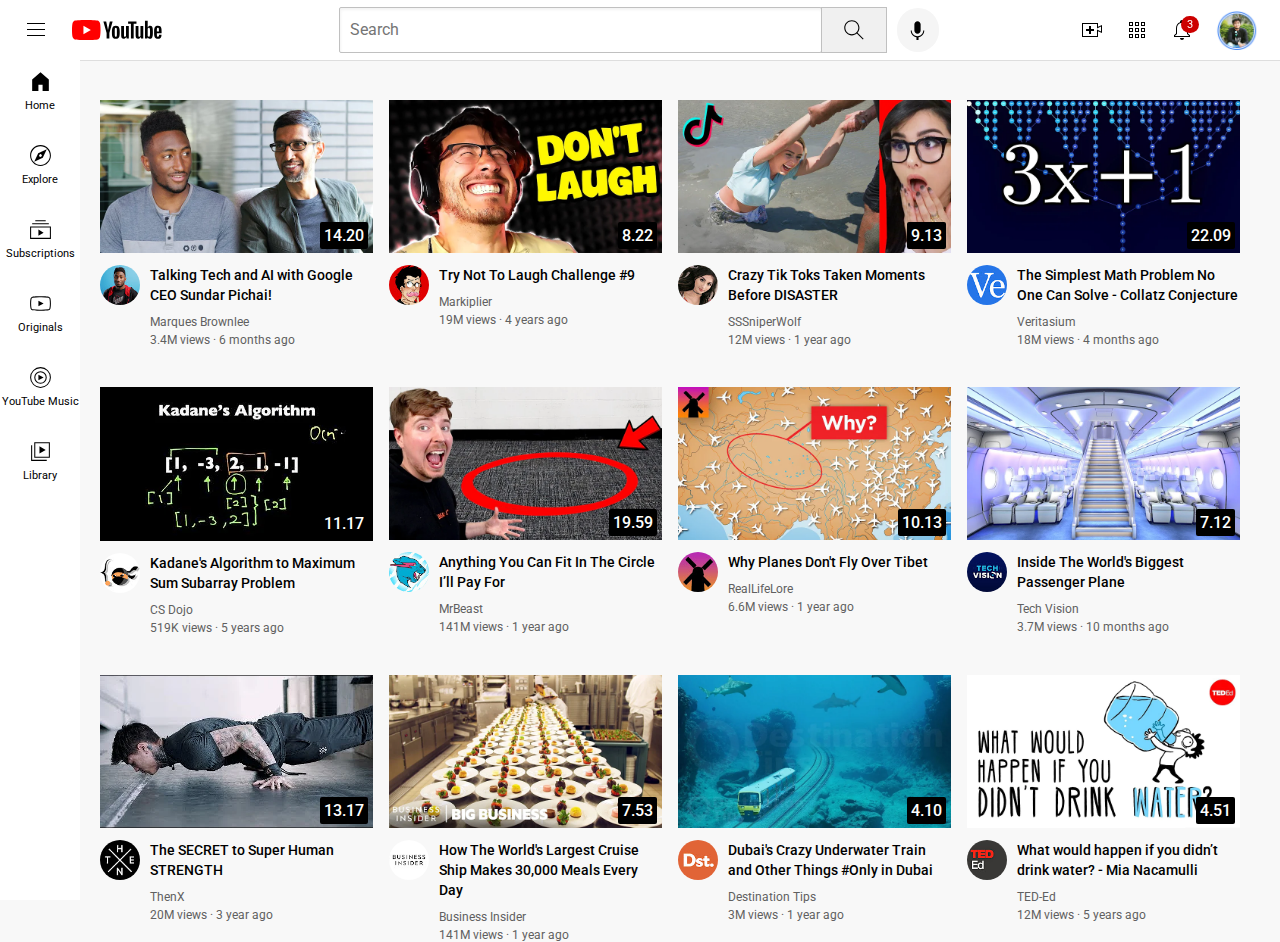
<file: index.html>
<!DOCTYPE html>
<html>
<head>
<title>YouTube.com Clone</title>
    <link rel="preconnect" href="https://fonts.googleapis.com">
    <link rel="preconnect" href="https://fonts.gstatic.com" crossorigin>
    <link href="https://fonts.googleapis.com/css2?family=Roboto:wght@400;500;700&display=swap" rel="stylesheet">
    <link rel="stylesheet" href="styles/general.css">
    <link rel="stylesheet" href="styles/header.css">
    <link rel="stylesheet" href="styles/video.css">
    <link rel="stylesheet" href="styles/sidebar.css">
</head>
<body>
    <div class="header">
        <div class="section-left">
            <img class="hamburger-menu "src="icons/hamburger-menu.svg">
            <img class=" youtube-logo" src="icons/youtube-logo.svg">
        </div>
        <div class="section-middle">
            <input class="search-bar" type="text" placeholder="Search">
            <button class="search-button">
                <img class="search-icon" src="icons/search.svg">
                <div class="tool-tip">Search</div>
            </button>
            <button class="voice-search-button">
                <img class="voice-search-icon" src="icons/voice-search-icon.svg">
                <div class="tool-tip">Search with your Voice</div>
            </button>
        </div>
        <div class="section-right">
            <div class="upload-icon-con">
                <img class="upload-icon" src="icons/upload.svg">    
                <div class="tool-tip">Create</div>
            </div>
            <div class="youtube-apps-icon-con">
                <img class="youtube-apps-icon" src="icons/youtube-apps.svg">
                <div class="tool-tip">YouTube Apps</div>
            </div>
            
            <div class="notifications-icon-con">
                <img class="notifications-icon" src="icons/notifications.svg">
                <div class="tool-tip">Notification</div>
                <div class="notifications-count">3</div>
            </div>
            <img class=" login-icon" src="Channel-pic/youtube login.png">
        </div>
        
    </div>
    <div class="sidebar">
        <div class="sidebar-link">
            <img src="icons/home.svg">
            <div>Home</div>
        </div>
        <div class="sidebar-link">
            <img src="icons/explore.svg">
            <div>Explore</div>
        </div>
        <div class="sidebar-link">
            <img src="icons/subscriptions.svg">
            <div>Subscriptions</div>
        </div>
        <div class="sidebar-link">
            <img src="icons/originals.svg">
            <div>Originals</div>
        </div>
        <div class="sidebar-link">
            <img src="icons/youtube-music.svg">
            <div>YouTube Music</div>
        </div>
        <div class="sidebar-link">
            <img src="icons/library.svg">
            <div>Library</div>
        </div>
    </div>
    
    <div class="video-grid">
        <div class="Video-Preview">
            <div class="thumbnails-row">
                <a href="https://www.youtube.com/watch?v=n2RNcPRtAiY"><img class='thumbnail' src="Tumbnails/thumbnail-1.webp"></a>
               <div class="video-time">14.20</div>
            </div>
            <div class="video-info-grid">
                <div class="Channel-pic">
                    <a href="https://www.youtube.com/@mkbhd"><img class="profile-pic" src="Channel-pic/channel-1.jpeg "> </a>
                </div>
                <div class="Video-info">
                    <p class="video-title">
                        Talking Tech and AI with Google CEO Sundar Pichai!
                    </p>
                    <p class="video-author"> 
                        Marques Brownlee
                    </p>
                    <p class="video-stats">
                        3.4M views &#183; 6 months ago
                    </p>
                </div>
            </div>
        </div>
    
        <div class="Video-Preview">
            <div class="thumbnails-row">
                <a href="https://www.youtube.com/watch?v=mP0RAo9SKZk"><img class='thumbnail' src="Tumbnails/thumbnail-2.webp"></a>
                <div class="video-time">8.22</div>
            </div>
            <div class="video-info-grid">
                <div class="Channel-pic">
                    <a href="https://www.youtube.com/@markiplier"><img class="profile-pic" src="Channel-pic/channel-2.jpeg "> </a>
                </div>
                <div class="Video-info">
                    <p class="video-title">
                        Try Not To Laugh Challenge #9
                    </p>
                    <p class="video-author"> 
                        Markiplier
                    </p>
                    <p class="video-stats">
                        19M views &#183; 4 years ago
                    </p>
                </div>
            </div>
        </div>
        
        <div class="Video-Preview">
            <div class="thumbnails-row">
                <a href="https://www.youtube.com/watch?v=FgjPQQeTh1w"><img class='thumbnail' src="Tumbnails/thumbnail-3.webp"></a>
                <div class="video-time">9.13</div>
            </div>
            <div class="video-info-grid">
                <div class="Channel-pic">
                    <a href="https://www.youtube.com/@SSSniperWolf"><img class="profile-pic" src="Channel-pic/channel-3.jpeg "> </a>
                </div>
                <div class="Video-info">
                    <p class="video-title">
                        Crazy Tik Toks Taken Moments Before DISASTER
                    </p>
                    <p class="video-author"> 
                        SSSniperWolf
                    </p>
                    <p class="video-stats">
                        12M views &#183; 1 year ago
                    </p>
                </div>
            </div>
        </div>
    
        <div class="Video-Preview">
            <div class="thumbnails-row">
                <a href="https://www.youtube.com/watch?v=094y1Z2wpJg"><img class='thumbnail' src="Tumbnails/thumbnail-4.webp"></a>
                <div class="video-time">22.09</div>
            </div>
            <div class="video-info-grid">
                <div class="Channel-pic">
                    <a href="https://www.youtube.com/@veritasium"><img class="profile-pic" src="Channel-pic/channel-4.jpeg "> </a>
                </div>
                <div class="Video-info">
                    <p class="video-title">
                        The Simplest Math Problem No One Can Solve - Collatz Conjecture
                    </p>
                    <p class="video-author"> 
                        Veritasium
                    </p>
                    <p class="video-stats">
                        18M views &#183; 4 months ago
                    </p>
                </div>
            </div>
        </div>
        
        <div class="Video-Preview">
            <div class="thumbnails-row">
                <a href="https://www.youtube.com/watch?v=86CQq3pKSUw"><img class='thumbnail' src="Tumbnails/thumbnail-5.webp"></a>
                <div class="video-time">11.17</div>
            </div>
            <div class="video-info-grid">
                <div class="Channel-pic">
                    <a href="https://www.youtube.com/@CSDojo"><img class="profile-pic" src="Channel-pic/channel-5.jpeg "> </a>
                </div>
                <div class="Video-info">
                    <p class="video-title">
                        Kadane's Algorithm to Maximum Sum Subarray Problem
                    </p>
                    <p class="video-author"> 
                        CS Dojo
                    </p>
                    <p class="video-stats">
                        519K views &#183; 5 years ago
                    </p>
                </div>
            </div>
        </div>
    
        <div class="Video-Preview">
            <div class="thumbnails-row">
                <a href="https://www.youtube.com/watch?v=yXWw0_UfSFg"> <img class='thumbnail' src="Tumbnails/thumbnail-6.webp"></a>
                <div class="video-time">19.59</div>
            </div>
            <div class="video-info-grid">
                <div class="Channel-pic">
                    <a href="https://www.youtube.com/@MrBeast"><img class="profile-pic" src="Channel-pic/channel-6.jpeg "> </a>
                </div>
                <div class="Video-info">
                    <p class="video-title">
                        Anything You Can Fit In The Circle I’ll Pay For
                    </p>
                    <p class="video-author"> 
                        MrBeast
                    </p>
                    <p class="video-stats">
                        141M views &#183; 1 year ago
                    </p>
                </div>
            </div>
        </div>
        <div class="Video-Preview">
            <div class="thumbnails-row">
                <a href="https://www.youtube.com/watch?v=fNVa1qMbF9Y"><img class='thumbnail' src="Tumbnails/thumbnail-7.webp"></a>
                <div class="video-time">10.13</div>
            </div>
            <div class="video-info-grid">
                <div class="Channel-pic">
                    <a href="https://www.youtube.com/@RealLifeLore"><img class="profile-pic" src="Channel-pic/channel-7.jpeg "> </a>
                </div>
                <div class="Video-info">
                    <p class="video-title">
                        Why Planes Don't Fly Over Tibet
                    </p>
                    <p class="video-author"> 
                        RealLifeLore
                    </p>
                    <p class="video-stats">
                        6.6M views &#183; 1 year ago
                    </p>
                </div>
            </div>
        </div>
        <div class="Video-Preview">
            <div class="thumbnails-row">
                <a href="<img class="profile-pic" src="Channel-pic/channel-9.jpeg "><img class='thumbnail' src="Tumbnails/thumbnail-8.webp"></a>
                <div class="video-time">7.12</div>
            </div>
            <div class="video-info-grid">
                <div class="Channel-pic">
                    <a href="https://www.youtube.com/@adin"><img class="profile-pic" src="Channel-pic/channel-8.jpeg "> </a>
                </div>
                <div class="Video-info">
                    <p class="video-title">
                        Inside The World's Biggest Passenger Plane
                    </p>
                    <p class="video-author"> 
                        Tech Vision
                    </p>
                    <p class="video-stats">
                        3.7M views &#183; 10 months ago
                    </p>
                </div>
            </div>
        </div>
        <div class="Video-Preview">
            <div class="thumbnails-row">
                <a href="https://www.youtube.com/watch?v=ixmxOlcrlUc"><img class='thumbnail' src="Tumbnails/thumbnail-9.webp"></a>
                <div class="video-time">13.17</div>
            </div>
            <div class="video-info-grid">
                <div class="Channel-pic">
                    <a href="'https://www.youtube.com/@OFFICIALTHENXSTUDIOS"><img class="profile-pic" src="Channel-pic/channel-9.jpeg "> </a>
                </div>
                <div class="Video-info">
                    <p class="video-title">
                        The SECRET to Super Human STRENGTH
                    </p>
                    <p class="video-author"> 
                        ThenX
                    </p>
                    <p class="video-stats">
                        20M views &#183; 3 year ago
                    </p>
                </div>
            </div>
        </div>
        <div class="Video-Preview">
            <div class="thumbnails-row">
                <a href="https://www.youtube.com/watch?v=R2vXbFp5C9o"><img class='thumbnail' src="Tumbnails/thumbnail-10.webp"></a>
                <div class="video-time">7.53</div>
            </div>
            <div class="video-info-grid">
                <div class="Channel-pic">
                   <a href="https://www.youtube.com/@InsiderBusiness"><img class="profile-pic" src="Channel-pic/channel-10.jpeg "> </a> 
                </div>
                <div class="Video-info">
                    <p class="video-title">
                        
                        How The World's Largest Cruise Ship Makes 30,000 Meals Every Day   
                    </p>
                    <p class="video-author"> 
                        Business Insider
                    </p>
                    <p class="video-stats">
                        141M views &#183; 1 year ago
                    </p>
                </div>
            </div>
        </div>
        <div class="Video-Preview">
            <div class="thumbnails-row">
                <a href="https://www.youtube.com/watch?v=0nZuYyXET3s"><img class='thumbnail' src="Tumbnails/thumbnail-11.webp"></a>
                <div class="video-time">4.10</div>
            </div>
            <div class="video-info-grid">
                <div class="Channel-pic">
                    <a href="https://www.youtube.com/@Destinationtips"><img class="profile-pic" src="Channel-pic/channel-11.jpeg "></a> 
                </div>
                <div class="Video-info">
                    <p class="video-title">
                        Dubai's Crazy Underwater Train and Other Things #Only in Dubai
                    </p>
                    <p class="video-author"> 
                        Destination Tips
                    </p>
                    <p class="video-stats">
                        3M views &#183; 1 year ago
                    </p>
                </div>
            </div>
        </div>
        <div class="Video-Preview">
            <div class="thumbnails-row">
                <a href="https://www.youtube.com/watch?v=9iMGFqMmUFs"><img class='thumbnail' src="Tumbnails/thumbnail-12.webp"></a> 
                <div class="video-time">4.51</div>
            </div>
            <div class="video-info-grid">
                <div class="Channel-pic">
                    <a href="https://www.youtube.com/teded"><img class="profile-pic" src="Channel-pic/channel-12.jpeg "></a> 
                </div>
                <div class="Video-info">
                    <p class="video-title">
                        What would happen if you didn’t drink water? - Mia Nacamulli
                    </p>
                    <p class="video-author"> 
                        TED-Ed
                    </p>
                    <p class="video-stats">
                        12M views &#183; 5 years ago
                    </p>
                </div>
            </div>
        </div>
    </div>

    
    
        
    
</body>



</html>
</file>
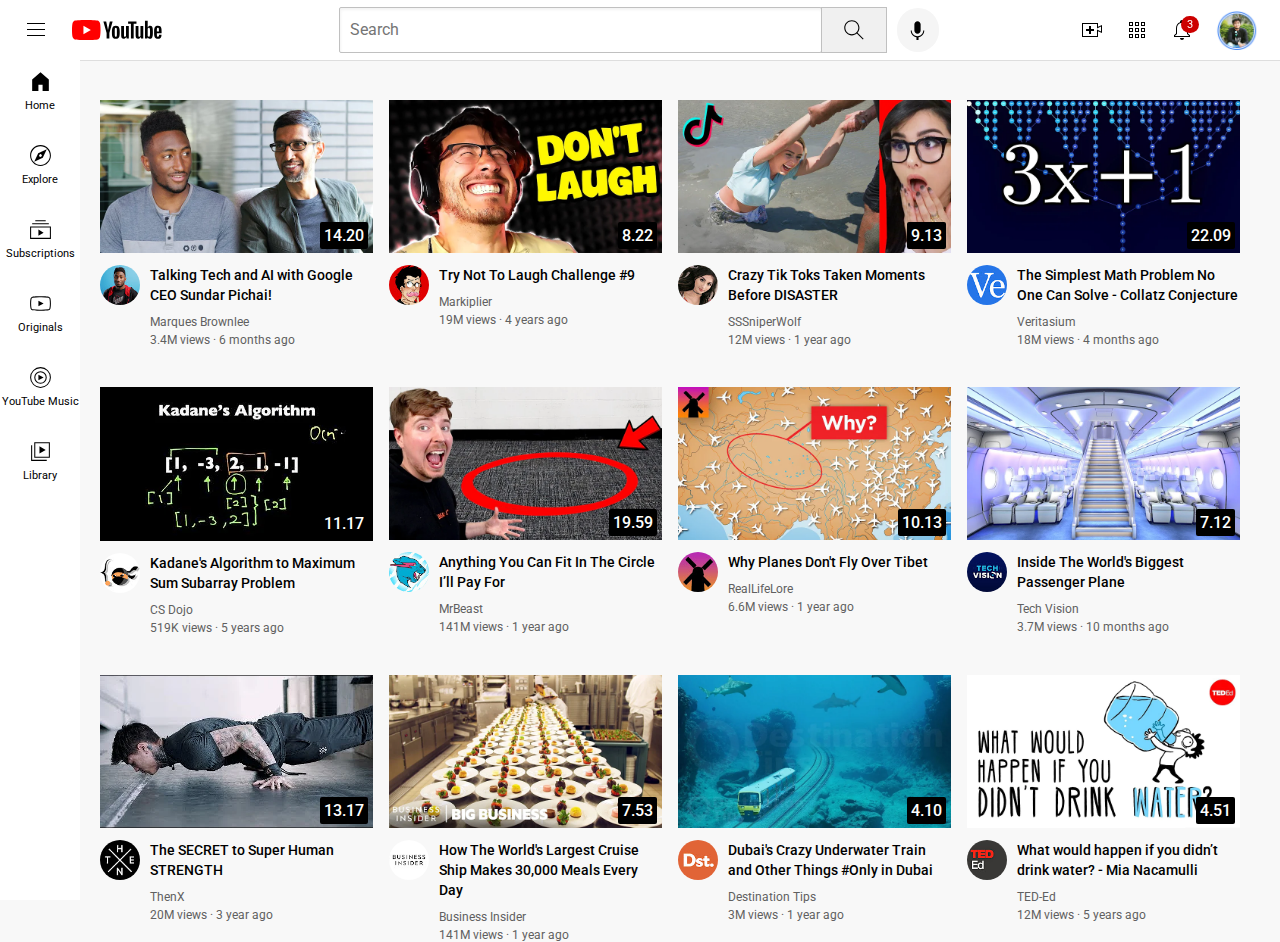
<file: Youtube.html>
<!DOCTYPE html>
<html>
<head>
<title>YouTube.com Clone</title>
    <link rel="preconnect" href="https://fonts.googleapis.com">
    <link rel="preconnect" href="https://fonts.gstatic.com" crossorigin>
    <link href="https://fonts.googleapis.com/css2?family=Roboto:wght@400;500;700&display=swap" rel="stylesheet">
    <link rel="stylesheet" href="styles/general.css">
    <link rel="stylesheet" href="styles/header.css">
    <link rel="stylesheet" href="styles/video.css">
    <link rel="stylesheet" href="styles/sidebar.css">
</head>
<body>
    <div class="header">
        <div class="section-left">
            <img class="hamburger-menu "src="icons/hamburger-menu.svg">
            <img class=" youtube-logo" src="icons/youtube-logo.svg">
        </div>
        <div class="section-middle">
            <input class="search-bar" type="text" placeholder="Search">
            <button class="search-button">
                <img class="search-icon" src="icons/search.svg">
                <div class="tool-tip">Search</div>
            </button>
            <button class="voice-search-button">
                <img class="voice-search-icon" src="icons/voice-search-icon.svg">
                <div class="tool-tip">Search with your Voice</div>
            </button>
        </div>
        <div class="section-right">
            <div class="upload-icon-con">
                <img class="upload-icon" src="icons/upload.svg">    
                <div class="tool-tip">Create</div>
            </div>
            <div class="youtube-apps-icon-con">
                <img class="youtube-apps-icon" src="icons/youtube-apps.svg">
                <div class="tool-tip">YouTube Apps</div>
            </div>
            
            <div class="notifications-icon-con">
                <img class="notifications-icon" src="icons/notifications.svg">
                <div class="tool-tip">Notification</div>
                <div class="notifications-count">3</div>
            </div>
            <img class=" login-icon" src="Channel-pic/youtube login.png">
        </div>
        
    </div>
    <div class="sidebar">
        <div class="sidebar-link">
            <img src="icons/home.svg">
            <div>Home</div>
        </div>
        <div class="sidebar-link">
            <img src="icons/explore.svg">
            <div>Explore</div>
        </div>
        <div class="sidebar-link">
            <img src="icons/subscriptions.svg">
            <div>Subscriptions</div>
        </div>
        <div class="sidebar-link">
            <img src="icons/originals.svg">
            <div>Originals</div>
        </div>
        <div class="sidebar-link">
            <img src="icons/youtube-music.svg">
            <div>YouTube Music</div>
        </div>
        <div class="sidebar-link">
            <img src="icons/library.svg">
            <div>Library</div>
        </div>
    </div>
    
    <div class="video-grid">
        <div class="Video-Preview">
            <div class="thumbnails-row">
                <a href="https://www.youtube.com/watch?v=n2RNcPRtAiY"><img class='thumbnail' src="Tumbnails/thumbnail-1.webp"></a>
               <div class="video-time">14.20</div>
            </div>
            <div class="video-info-grid">
                <div class="Channel-pic">
                    <a href="https://www.youtube.com/@mkbhd"><img class="profile-pic" src="Channel-pic/channel-1.jpeg "> </a>
                </div>
                <div class="Video-info">
                    <p class="video-title">
                        Talking Tech and AI with Google CEO Sundar Pichai!
                    </p>
                    <p class="video-author"> 
                        Marques Brownlee
                    </p>
                    <p class="video-stats">
                        3.4M views &#183; 6 months ago
                    </p>
                </div>
            </div>
        </div>
    
        <div class="Video-Preview">
            <div class="thumbnails-row">
                <a href="https://www.youtube.com/watch?v=mP0RAo9SKZk"><img class='thumbnail' src="Tumbnails/thumbnail-2.webp"></a>
                <div class="video-time">8.22</div>
            </div>
            <div class="video-info-grid">
                <div class="Channel-pic">
                    <a href="https://www.youtube.com/@markiplier"><img class="profile-pic" src="Channel-pic/channel-2.jpeg "> </a>
                </div>
                <div class="Video-info">
                    <p class="video-title">
                        Try Not To Laugh Challenge #9
                    </p>
                    <p class="video-author"> 
                        Markiplier
                    </p>
                    <p class="video-stats">
                        19M views &#183; 4 years ago
                    </p>
                </div>
            </div>
        </div>
        
        <div class="Video-Preview">
            <div class="thumbnails-row">
                <a href="https://www.youtube.com/watch?v=FgjPQQeTh1w"><img class='thumbnail' src="Tumbnails/thumbnail-3.webp"></a>
                <div class="video-time">9.13</div>
            </div>
            <div class="video-info-grid">
                <div class="Channel-pic">
                    <a href="https://www.youtube.com/@SSSniperWolf"><img class="profile-pic" src="Channel-pic/channel-3.jpeg "> </a>
                </div>
                <div class="Video-info">
                    <p class="video-title">
                        Crazy Tik Toks Taken Moments Before DISASTER
                    </p>
                    <p class="video-author"> 
                        SSSniperWolf
                    </p>
                    <p class="video-stats">
                        12M views &#183; 1 year ago
                    </p>
                </div>
            </div>
        </div>
    
        <div class="Video-Preview">
            <div class="thumbnails-row">
                <a href="https://www.youtube.com/watch?v=094y1Z2wpJg"><img class='thumbnail' src="Tumbnails/thumbnail-4.webp"></a>
                <div class="video-time">22.09</div>
            </div>
            <div class="video-info-grid">
                <div class="Channel-pic">
                    <a href="https://www.youtube.com/@veritasium"><img class="profile-pic" src="Channel-pic/channel-4.jpeg "> </a>
                </div>
                <div class="Video-info">
                    <p class="video-title">
                        The Simplest Math Problem No One Can Solve - Collatz Conjecture
                    </p>
                    <p class="video-author"> 
                        Veritasium
                    </p>
                    <p class="video-stats">
                        18M views &#183; 4 months ago
                    </p>
                </div>
            </div>
        </div>
        
        <div class="Video-Preview">
            <div class="thumbnails-row">
                <a href="https://www.youtube.com/watch?v=86CQq3pKSUw"><img class='thumbnail' src="Tumbnails/thumbnail-5.webp"></a>
                <div class="video-time">11.17</div>
            </div>
            <div class="video-info-grid">
                <div class="Channel-pic">
                    <a href="https://www.youtube.com/@CSDojo"><img class="profile-pic" src="Channel-pic/channel-5.jpeg "> </a>
                </div>
                <div class="Video-info">
                    <p class="video-title">
                        Kadane's Algorithm to Maximum Sum Subarray Problem
                    </p>
                    <p class="video-author"> 
                        CS Dojo
                    </p>
                    <p class="video-stats">
                        519K views &#183; 5 years ago
                    </p>
                </div>
            </div>
        </div>
    
        <div class="Video-Preview">
            <div class="thumbnails-row">
                <a href="https://www.youtube.com/watch?v=yXWw0_UfSFg"> <img class='thumbnail' src="Tumbnails/thumbnail-6.webp"></a>
                <div class="video-time">19.59</div>
            </div>
            <div class="video-info-grid">
                <div class="Channel-pic">
                    <a href="https://www.youtube.com/@MrBeast"><img class="profile-pic" src="Channel-pic/channel-6.jpeg "> </a>
                </div>
                <div class="Video-info">
                    <p class="video-title">
                        Anything You Can Fit In The Circle I’ll Pay For
                    </p>
                    <p class="video-author"> 
                        MrBeast
                    </p>
                    <p class="video-stats">
                        141M views &#183; 1 year ago
                    </p>
                </div>
            </div>
        </div>
        <div class="Video-Preview">
            <div class="thumbnails-row">
                <a href="https://www.youtube.com/watch?v=fNVa1qMbF9Y"><img class='thumbnail' src="Tumbnails/thumbnail-7.webp"></a>
                <div class="video-time">10.13</div>
            </div>
            <div class="video-info-grid">
                <div class="Channel-pic">
                    <a href="https://www.youtube.com/@RealLifeLore"><img class="profile-pic" src="Channel-pic/channel-7.jpeg "> </a>
                </div>
                <div class="Video-info">
                    <p class="video-title">
                        Why Planes Don't Fly Over Tibet
                    </p>
                    <p class="video-author"> 
                        RealLifeLore
                    </p>
                    <p class="video-stats">
                        6.6M views &#183; 1 year ago
                    </p>
                </div>
            </div>
        </div>
        <div class="Video-Preview">
            <div class="thumbnails-row">
                <a href="<img class="profile-pic" src="Channel-pic/channel-9.jpeg "><img class='thumbnail' src="Tumbnails/thumbnail-8.webp"></a>
                <div class="video-time">7.12</div>
            </div>
            <div class="video-info-grid">
                <div class="Channel-pic">
                    <a href="https://www.youtube.com/@adin"><img class="profile-pic" src="Channel-pic/channel-8.jpeg "> </a>
                </div>
                <div class="Video-info">
                    <p class="video-title">
                        Inside The World's Biggest Passenger Plane
                    </p>
                    <p class="video-author"> 
                        Tech Vision
                    </p>
                    <p class="video-stats">
                        3.7M views &#183; 10 months ago
                    </p>
                </div>
            </div>
        </div>
        <div class="Video-Preview">
            <div class="thumbnails-row">
                <a href="https://www.youtube.com/watch?v=ixmxOlcrlUc"><img class='thumbnail' src="Tumbnails/thumbnail-9.webp"></a>
                <div class="video-time">13.17</div>
            </div>
            <div class="video-info-grid">
                <div class="Channel-pic">
                    <a href="'https://www.youtube.com/@OFFICIALTHENXSTUDIOS"><img class="profile-pic" src="Channel-pic/channel-9.jpeg "> </a>
                </div>
                <div class="Video-info">
                    <p class="video-title">
                        The SECRET to Super Human STRENGTH
                    </p>
                    <p class="video-author"> 
                        ThenX
                    </p>
                    <p class="video-stats">
                        20M views &#183; 3 year ago
                    </p>
                </div>
            </div>
        </div>
        <div class="Video-Preview">
            <div class="thumbnails-row">
                <a href="https://www.youtube.com/watch?v=R2vXbFp5C9o"><img class='thumbnail' src="Tumbnails/thumbnail-10.webp"></a>
                <div class="video-time">7.53</div>
            </div>
            <div class="video-info-grid">
                <div class="Channel-pic">
                   <a href="https://www.youtube.com/@InsiderBusiness"><img class="profile-pic" src="Channel-pic/channel-10.jpeg "> </a> 
                </div>
                <div class="Video-info">
                    <p class="video-title">
                        
                        How The World's Largest Cruise Ship Makes 30,000 Meals Every Day   
                    </p>
                    <p class="video-author"> 
                        Business Insider
                    </p>
                    <p class="video-stats">
                        141M views &#183; 1 year ago
                    </p>
                </div>
            </div>
        </div>
        <div class="Video-Preview">
            <div class="thumbnails-row">
                <a href="https://www.youtube.com/watch?v=0nZuYyXET3s"><img class='thumbnail' src="Tumbnails/thumbnail-11.webp"></a>
                <div class="video-time">4.10</div>
            </div>
            <div class="video-info-grid">
                <div class="Channel-pic">
                    <a href="https://www.youtube.com/@Destinationtips"><img class="profile-pic" src="Channel-pic/channel-11.jpeg "></a> 
                </div>
                <div class="Video-info">
                    <p class="video-title">
                        Dubai's Crazy Underwater Train and Other Things #Only in Dubai
                    </p>
                    <p class="video-author"> 
                        Destination Tips
                    </p>
                    <p class="video-stats">
                        3M views &#183; 1 year ago
                    </p>
                </div>
            </div>
        </div>
        <div class="Video-Preview">
            <div class="thumbnails-row">
                <a href="https://www.youtube.com/watch?v=9iMGFqMmUFs"><img class='thumbnail' src="Tumbnails/thumbnail-12.webp"></a> 
                <div class="video-time">4.51</div>
            </div>
            <div class="video-info-grid">
                <div class="Channel-pic">
                    <a href="https://www.youtube.com/teded"><img class="profile-pic" src="Channel-pic/channel-12.jpeg "></a> 
                </div>
                <div class="Video-info">
                    <p class="video-title">
                        What would happen if you didn’t drink water? - Mia Nacamulli
                    </p>
                    <p class="video-author"> 
                        TED-Ed
                    </p>
                    <p class="video-stats">
                        12M views &#183; 5 years ago
                    </p>
                </div>
            </div>
        </div>
    </div>

    
    
        
    
</body>



</html>
</file>
<file: styles/general.css>
p{
    font-family: Roboto, Arial;
    margin-top: 0;
    margin-bottom: 0;
}
body{
    margin: 0;
    padding-top: 100px;
    padding-left: 100px;
    padding-right: 40px;
    background-color: rgb(248,248,248);
}
</file>
<file: styles/header.css>
.header {
    height: 60px;
    display: flex;
    flex-direction: row;
    justify-content: space-between;
    position: fixed;
    left: 0;
    right: 0;
    top: 0;
    background-color: white; 
    border-bottom: 1px;
    border-bottom-color: rgb(222,222,222);
    border-bottom-style: solid;
    z-index: 100;
}
.section-left {
    display: flex;
    align-items: center;
}
.hamburger-menu {
    height: 24px;
    margin-left: 24px;
    margin-right: 24px;
}
.youtube-logo {
    height: 20px;
}
.section-middle {
    flex: 1;
    margin-left: 70px; 
    margin-right: 35px;
    max-width: 600px;
    display: flex;
    align-items: center;
}
.search-bar {
    flex: 1;
    height: 42px;
    padding-left: 10px;
    font-size: 16px;
    border-width: 1px;
    border-style: solid;
    border-color: rgb(192, 192, 192);
    border-radius: 2px;
    box-shadow: inset 1px 2px 3px rgba(0,0,0,0.05);
    width: 0;
}
.search-bar::placeholder {
    font-family: Roboto, Arial;
    font-size: 16px;
    
}
.search-button {
    height: 46px;
    width: 66px;
    background-color: rgb(240,240,240);
    border-color: rgb(192, 192, 192);
    border-width: 1px;
    border-style: solid;
    margin-left: -1px;
    margin-right: 10px;
    position: relative;
}
.search-icon {
    height: 26px;
}
.voice-search-button {
    height: 44px;
    width: 42px;
    border-radius: 21px;
    background-color: rgb(245, 245, 245);
    border-color: rgb(192, 192, 192);
    border-width: 0; 
}
.voice-search-icon {
    height: 25px;
}
.section-right {
    width: 180px;
    margin-right: 20px;
    display: flex;
    align-items: center;
    justify-content: space-between;
    flex-shrink: 0;
}
.upload-icon,.youtube-apps-icon,.notifications-icon {
    height: 24px;
    
}
.notifications-icon-con {
    position: relative;
}
.notifications-count {
    position: absolute;
    top:-2px;
    right: -5px;
    background-color: rgb(204,0,0);
    color: white;
    font-family: Roboto, Arial;
    font-size: 11px;
    padding-left: 6px;
    padding-right: 6px;
    padding-top: 2px;
    padding-bottom: 2px;
    border-radius: 10px;
}
.login-icon {
    height: 40px;
    border-radius: 20px;
} 
.search-button, 
.voice-search-button,.upload-icon-con,.youtube-apps-icon-con,
.notifications-icon-con {
    position: relative;
    display: flex;
    justify-content: center;
    align-items: center ;
}
.search-button .tool-tip,
.voice-search-button .tool-tip,
.upload-icon-con .tool-tip,
.youtube-apps-icon-con .tool-tip,
.notifications-icon-con .tool-tip{
    font-family: Roboto, Arial;
    font-size: 13px;
    position: absolute;
    background-color: grey;
    color: white;
    padding: 4px;
    padding-left: 8px;
    padding-right: 8px;
    border-radius: 2px;
    bottom: -30px;
    opacity: 0;
    transition: opacity 0.15s; 
    pointer-events: none;
    white-space: nowrap;
}
.search-button:hover .tool-tip,
.voice-search-button:hover .tool-tip,
.upload-icon-con:hover .tool-tip,
.youtube-apps-icon-con:hover .tool-tip,
.notifications-icon-con:hover .tool-tip {
    opacity: 1;
}
</file>
<file: styles/video.css>
.thumbnail{
    width: 100%;

}
.video-title{
    margin-top: 0;
    font-size: 14px;
    font-weight: 500;
    line-height: 20px;
    margin-bottom: 10px;
}
.video-author, .video-stats {
    font-size: 12px;
    color: rgb(96, 96, 96);
}
.video-stats {
    margin-top: 4px;
}
.video-info-grid {
    display: grid;
    grid-template-columns: 50px 1fr ;
}
.profile-pic{
    width: 40px;
    border-radius: 50px;
}
.thumbnails-row{
    margin-bottom: 8px;
    position: relative;
}

.video-grid{
    display: grid;
    grid-template-columns: 1fr 1fr 1fr;
    column-gap: 16px;
    row-gap: 40px;
}
@media( max-width: 750px) {
    .video-grid{
        grid-template-columns: 1fr 1fr;
    }    
}
@media(min-width: 751px) and (max-width: 999) {
    .video-grid{
        grid-template-columns: 1fr 1fr 1fr;
    } 
}
@media (min-width: 1000px) {
    .video-grid{
        grid-template-columns: 1fr 1fr 1fr 1fr;
    }
}
.video-time {
    background-color: black;
    color: white;
    position: absolute;
    bottom: 8px;
    right: 5px;
    font-family: Roboto, Arial;
    font-size: 16px;
    font-weight: 500;
    padding-right: 4px;
    padding-left: 4px;
    padding-top: 4px;
    padding-bottom: 4px;
    border-radius: 2px;
}
</file>
<file: styles/sidebar.css>
.sidebar{
    position: fixed;
    left: 0;
    bottom: 0;
    top: 48px;
    background-color: white;
    width: 80px;
    z-index: 200;
    padding-top: 5px;
}
.sidebar-link {
    height: 74px;
    display: flex;
    justify-content: center;
    align-items: center;
    flex-direction: column;
}
.sidebar-link:hover {
    background-color: rgb(248, 248, 248);
    cursor: pointer;
}
.sidebar-link img {
    height: 25px;
    margin-bottom: 5px;
}
.sidebar-link div {
    font-family: Roboto, Arial;
    font-size: 11px;
}
</file>
